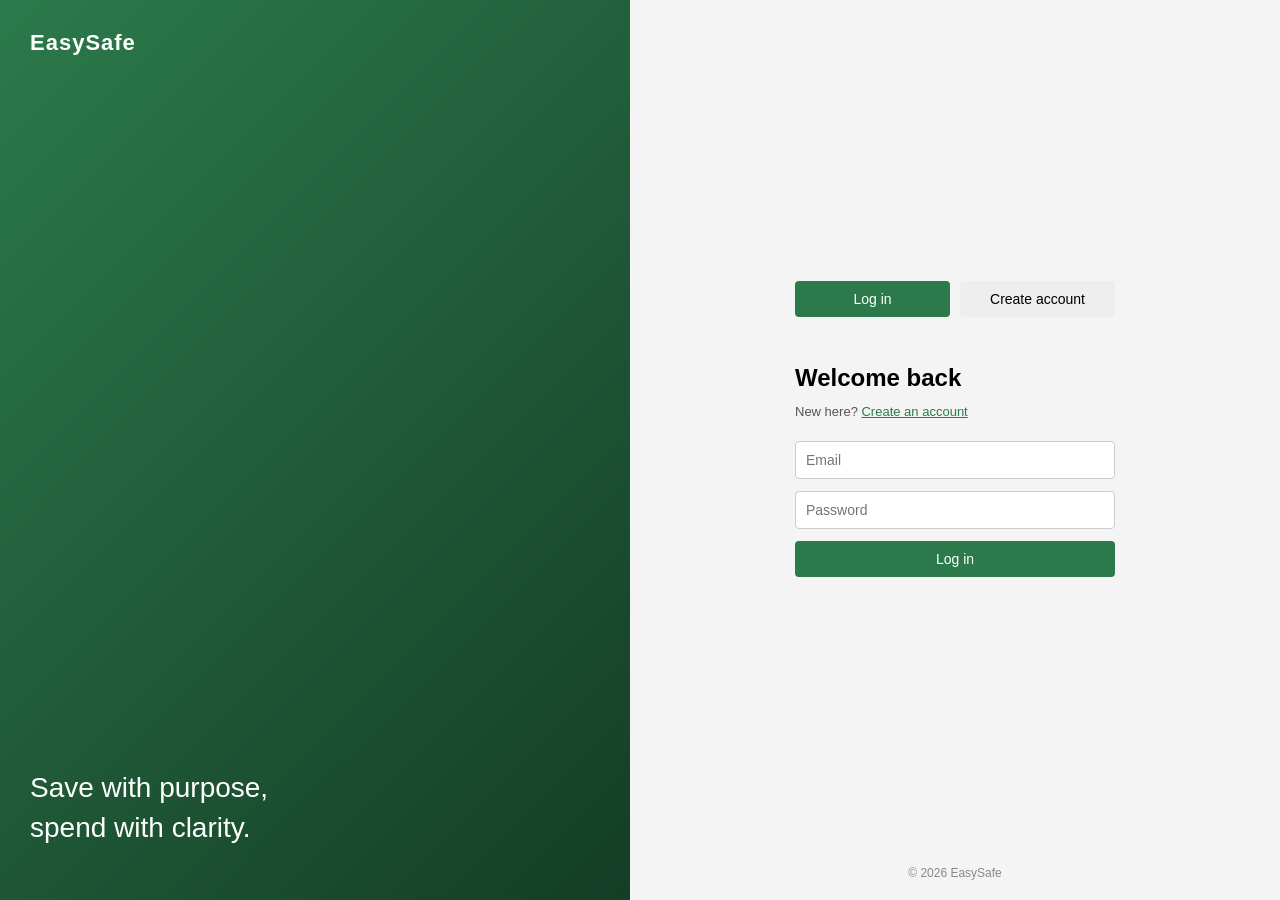
<file: frontend/index.html>
<!DOCTYPE html>
<html lang="en">
<head>
  <meta charset="UTF-8">
  <meta name="viewport" content="width=device-width, initial-scale=1.0">
  <meta name="theme-color" content="#2c7a4b">
  <link rel="manifest" href="manifest.json">
  <link rel="apple-touch-icon" href="icon-192.png">
  <title>EasySafe - Dashboard</title>
  <link rel="stylesheet" href="dashboard.css">
</head>
<body>
  <div class="app-layout">
    <aside class="sidebar">
      <div class="sidebar-logo">EasySafe</div>

      <nav class="sidebar-nav">
        <a href="index.html" class="nav-item active">Dashboard</a>
        <a href="accounts.html" class="nav-item">Accounts</a>
        <a href="categories.html" class="nav-item">Categories</a>
        <a href="transactions.html" class="nav-item">Transactions</a>
      </nav>

      <button id="logout-btn" class="sidebar-logout">Logout</button>
    </aside>

    <div class="main-content">
      <header class="content-topbar">
        <h2 id="welcome-msg"></h2>
      </header>

      <section class="balance-card">
        <p class="label">Total Balance</p>
        <div class="balance-row">
          <h2 id="total-balance">GHS 0.00</h2>
          <button id="toggle-balance" aria-label="Toggle balance visibility">👁️</button>
        </div>
      </section>

      <section class="transactions-section">
        <div class="section-header">
          <h3>Recent Transactions</h3>
          <a href="transactions.html" class="small-btn">View All</a>
        </div>

        <ul id="transaction-list" class="transaction-list"></ul>
      </section>

      <footer class="site-footer">© 2026 EasySafe</footer>
    </div>
  </div>

  <script src="dashboard.js"></script>
  <script>
    if ('serviceWorker' in navigator) {
      navigator.serviceWorker.register('sw.js');
    }
  </script>
</body>
</html>
</file>
<file: frontend/dashboard.css>
* {
  box-sizing: border-box;
}

body {
  margin: 0;
  font-family: Arial, sans-serif;
  background-color: #f4f4f4;
  color: #222;
}

.app-layout {
  display: flex;
  min-height: 100vh;
}

/* ----- Sidebar ----- */
.sidebar {
  width: 220px;
  flex-shrink: 0;
  background: linear-gradient(180deg, #143d26, #2c7a4b);
  color: white;
  display: flex;
  flex-direction: column;
  padding: 24px 16px;
  position: sticky;
  top: 0;
  height: 100vh;
}

.sidebar-logo {
  font-size: 20px;
  font-weight: bold;
  letter-spacing: 1px;
  margin-bottom: 32px;
  padding-left: 8px;
}

.sidebar-nav {
  display: flex;
  flex-direction: column;
  gap: 4px;
  flex: 1;
}

.nav-item {
  color: rgba(255, 255, 255, 0.85);
  text-decoration: none;
  padding: 10px 12px;
  border-radius: 6px;
  font-size: 14px;
}

.nav-item:hover {
  background-color: rgba(255, 255, 255, 0.12);
}

.nav-item.active {
  background-color: rgba(255, 255, 255, 0.18);
  color: white;
  font-weight: bold;
}

.sidebar-logout {
  background-color: white;
  color: #2c7a4b;
  border: none;
  padding: 10px;
  border-radius: 6px;
  cursor: pointer;
  font-size: 14px;
  font-weight: bold;
}

/* ----- Main content ----- */
.main-content {
  flex: 1;
  padding: 24px 32px;
  max-width: 1000px;
}

.content-topbar {
  margin-bottom: 20px;
}

.content-topbar h2 {
  margin: 0;
  font-size: 20px;
}

.balance-card {
  background-color: #2c7a4b;
  color: white;
  padding: 24px;
  border-radius: 8px;
  margin-bottom: 24px;
}

.balance-card .label {
  margin: 0;
  font-size: 13px;
  opacity: 0.85;
}

.balance-card h2 {
  margin: 8px 0 0;
  font-size: 32px;
}

.balance-row {
  display: flex;
  align-items: center;
  gap: 12px;
}

#toggle-balance {
  background: none;
  border: none;
  cursor: pointer;
  font-size: 18px;
  opacity: 0.85;
}

#toggle-balance:hover {
  opacity: 1;
}

.accounts-section, .categories-section, .transactions-section {
  background-color: white;
  border-radius: 8px;
  padding: 16px;
  margin-bottom: 24px;
}

.accounts-section h3, .categories-section h3, .transactions-section h3 {
  margin-top: 0;
}

.account-list, .category-list, .transaction-list {
  list-style: none;
  padding: 0;
  margin: 0;
}

.account-list li, .category-list li, .transaction-list li {
  display: flex;
  justify-content: space-between;
  padding: 10px 0;
  border-bottom: 1px solid #eee;
  font-size: 14px;
}

.section-header {
  display: flex;
  justify-content: space-between;
  align-items: center;
}

.section-header h3 {
  margin: 0 0 8px;
}

.small-btn {
  background-color: #2c7a4b;
  color: white;
  border: none;
  padding: 6px 12px;
  border-radius: 4px;
  cursor: pointer;
  font-size: 13px;
}

.small-btn:hover {
  background-color: #256640;
}

.tx-form {
  display: flex;
  flex-direction: column;
  gap: 8px;
  margin: 12px 0;
  padding: 12px;
  background-color: #f9f9f9;
  border-radius: 6px;
}

.tx-form.hidden {
  display: none;
}

.tx-form select, .tx-form input, .tx-form button {
  padding: 8px;
  font-size: 14px;
}

.tx-form button {
  background-color: #2c7a4b;
  color: white;
  border: none;
  border-radius: 4px;
  cursor: pointer;
}

.deposit {
  color: #2c7a4b;
}

.withdrawal {
  color: #c0392b;
}

.site-footer {
  text-align: center;
  font-size: 12px;
  color: #888;
  padding: 20px 16px;
}

/* ----- Wider screens: accounts and categories side by side ----- */
@media (min-width: 900px) {
  .main-content {
    display: grid;
    grid-template-columns: 1fr 1fr;
    gap: 24px;
    align-items: start;
  }

  .content-topbar, .balance-card, .transactions-section, .site-footer {
    grid-column: 1 / -1;
  }
}

/* ----- Narrow screens: sidebar becomes a top bar ----- */
@media (max-width: 700px) {
  .app-layout {
    flex-direction: column;
  }

  .sidebar {
    width: 100%;
    height: auto;
    position: static;
    flex-direction: row;
    align-items: center;
    padding: 16px;
    gap: 16px;
  }

  .sidebar-logo {
    margin-bottom: 0;
  }

  .sidebar-nav {
    flex-direction: row;
    flex: 1;
    overflow-x: auto;
  }

  .sidebar-logout {
    flex-shrink: 0;
  }

  .main-content {
    padding: 16px;
  }
}
</file>
<file: frontend/auth.css>
* {
  box-sizing: border-box;
}

body {
  margin: 0;
  font-family: Arial, sans-serif;
  background-color: #f4f4f4;
}

.auth-container {
  display: flex;
  min-height: 100vh;
}

.auth-visual {
  flex: 1;
  background: linear-gradient(135deg, #2c7a4b, #143d26);
  color: white;
  padding: 30px;
  display: flex;
  flex-direction: column;
  justify-content: space-between;
  min-width: 320px;
}

.logo-spot {
  font-size: 22px;
  font-weight: bold;
  letter-spacing: 1px;
}

.tagline h2 {
  font-size: 28px;
  font-weight: 500;
  line-height: 1.4;
  max-width: 320px;
}

.auth-panel {
  flex: 1;
  display: flex;
  flex-direction: column;
  justify-content: center;
  align-items: center;
  padding: 40px 40px 70px;
  position: relative;
}

.tabs {
  display: flex;
  gap: 10px;
  margin-bottom: 30px;
  width: 100%;
  max-width: 320px;
}

.tab-btn {
  flex: 1;
  padding: 10px;
  border: none;
  background-color: #eee;
  cursor: pointer;
  border-radius: 4px;
  font-size: 14px;
}

.tab-btn.active {
  background-color: #2c7a4b;
  color: white;
}

.auth-form {
  width: 100%;
  max-width: 320px;
  display: flex;
  flex-direction: column;
  gap: 12px;
}

.auth-form.hidden {
  display: none;
}

.auth-form h1 {
  font-size: 24px;
  margin-bottom: 0;
}

.subtext {
  font-size: 13px;
  color: #555;
  margin-top: 0;
  margin-bottom: 10px;
}

.subtext a {
  color: #2c7a4b;
}

.auth-form input {
  padding: 10px;
  font-size: 14px;
  border: 1px solid #ccc;
  border-radius: 4px;
}

.auth-form button[type="submit"] {
  padding: 10px;
  font-size: 14px;
  background-color: #2c7a4b;
  color: white;
  border: none;
  border-radius: 4px;
  cursor: pointer;
}

.auth-form button[type="submit"]:hover {
  background-color: #256640;
}

.error {
  color: #c0392b;
  font-size: 13px;
  margin: 0;
}

.auth-footer {
  position: absolute;
  bottom: 20px;
  left: 0;
  right: 0;
  text-align: center;
  font-size: 12px;
  color: #888;
}

@media (max-width: 700px) {
  .auth-container {
    flex-direction: column;
  }

  .auth-visual {
    flex: none;
    min-width: 0;
    padding: 24px 20px;
    gap: 16px;
  }

  .tagline h2 {
    font-size: 20px;
    margin: 0;
    max-width: none;
  }

  .auth-panel {
    justify-content: flex-start;
    padding: 24px 20px 70px;
  }
}
</file>
